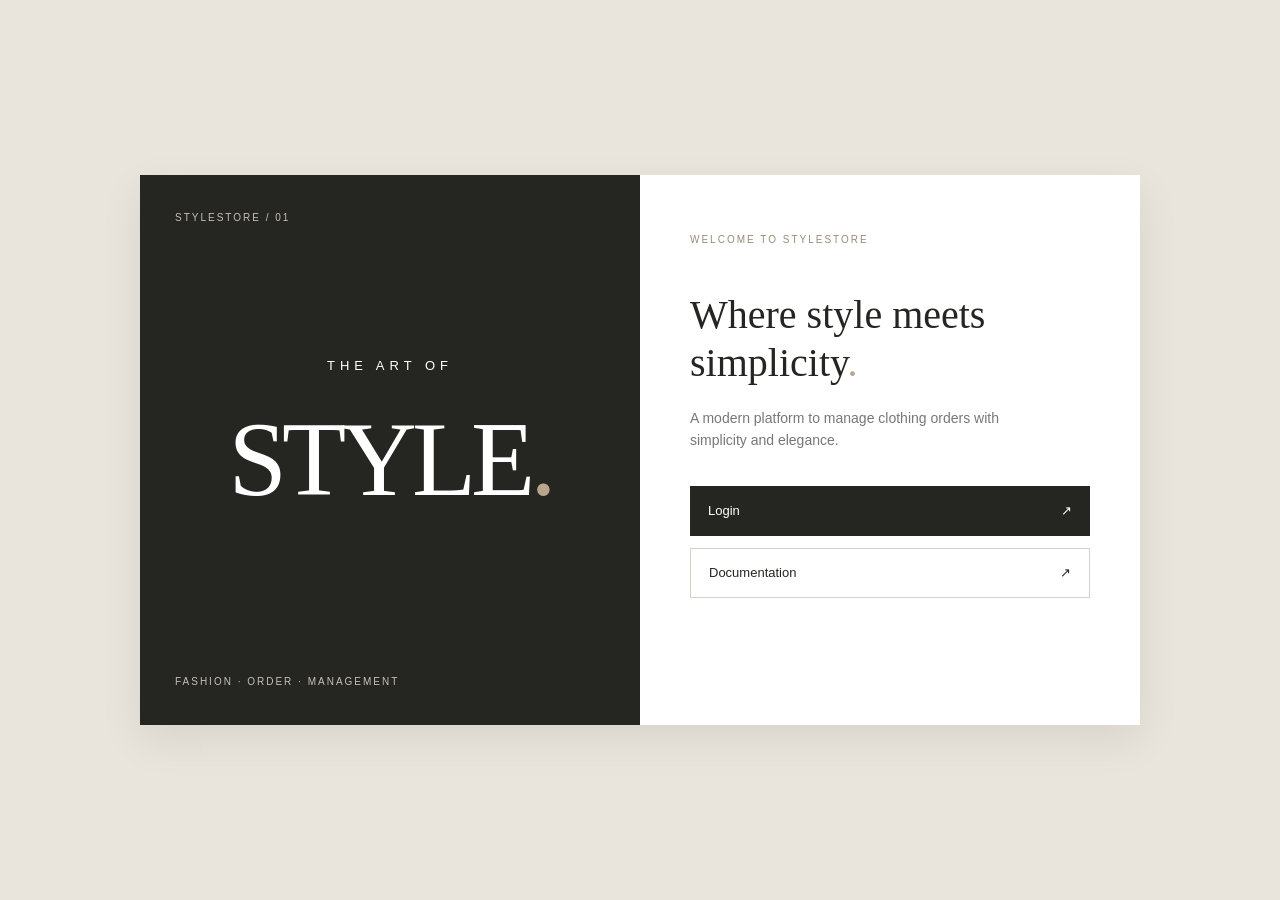
<file: application/client/index.html>
<!DOCTYPE html>
<html lang="en">
<head>
    <meta charset="UTF-8">
    <meta name="viewport" content="width=device-width, initial-scale=1.0">
    <title>StyleStore | Welcome</title>
    <link rel="stylesheet" href="css/styles.css">
</head>

<body class="home-landing">

    <main class="welcome-card">

        <section class="welcome-visual">
            <span class="visual-label">STYLESTORE / 01</span>

            <div class="visual-center">
                <p>THE ART OF</p>
                <h1>STYLE<span>.</span></h1>
            </div>

            <span class="visual-footer">FASHION · ORDER · MANAGEMENT</span>
        </section>

        <section class="welcome-content">

            <div>
                <span class="welcome-tag">WELCOME TO STYLESTORE</span>

                <h2>Where style meets simplicity<span>.</span></h2>

                <p class="welcome-description">
                    A modern platform to manage clothing orders
                    with simplicity and elegance.
                </p>

                <div class="welcome-actions">
                    <a href="login.html" class="welcome-button login-button">
                        Login <span>↗</span>
                    </a>

                    <a href="documentation.html" class="welcome-button documentation-button">
                        Documentation <span>↗</span>
                    </a>
                </div>
            </div>

            

        </section>

    </main>

</body>
</html>
</file>
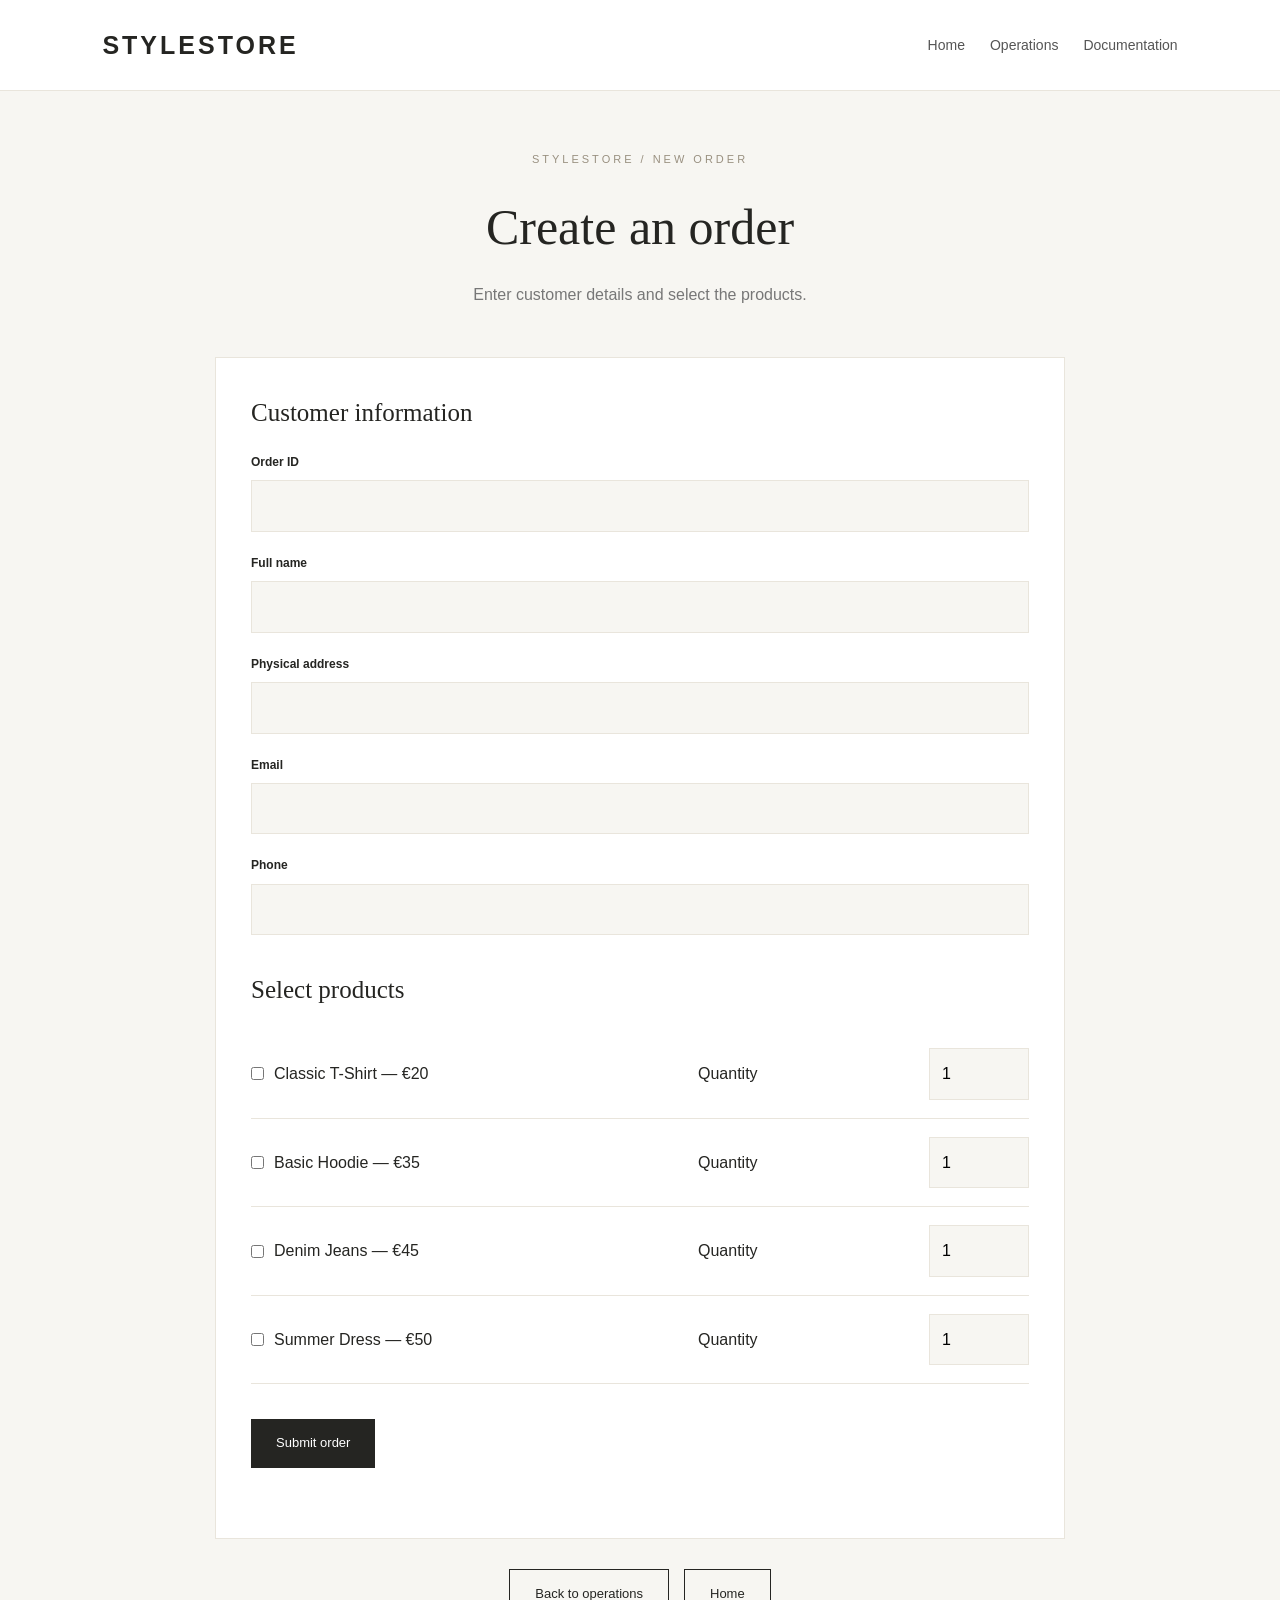
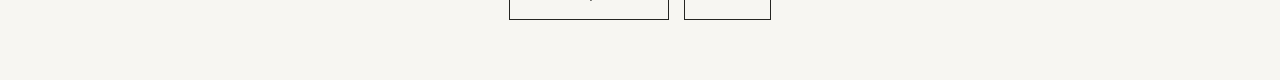
<file: application/client/createOrder.html>
<!DOCTYPE html>
<html lang="en">
<head>
    <meta charset="UTF-8">
    <meta name="viewport" content="width=device-width, initial-scale=1.0">
    <title>StyleStore | Create Order</title>
    <link rel="stylesheet" href="css/styles.css">
</head>
<body>

    <header class="site-header">
        <a href="index.html" class="logo">STYLESTORE</a>
        <nav class="main-nav">
            <a href="index.html">Home</a>
            <a href="operations.html">Operations</a>
            <a href="documentation.html">Documentation</a>
        </nav>
    </header>

    <main class="create-order-page">

        <section class="operations-heading">
            <p class="eyebrow">STYLESTORE / NEW ORDER</p>
            <h1>Create an order</h1>
            <p>Enter customer details and select the products.</p>
        </section>

        <form id="orderForm" class="order-form">

            <section class="form-section">
                <h2>Customer information</h2>

                <div class="form-group">
                    <label for="orderId">Order ID</label>
                    <input type="text" id="orderId" name="orderId" required>
                </div>

                <div class="form-group">
                    <label for="customerName">Full name</label>
                    <input type="text" id="customerName" name="customerName" required>
                </div>

                <div class="form-group">
                    <label for="address">Physical address</label>
                    <input type="text" id="address" name="address" required>
                </div>

                <div class="form-group">
                    <label for="email">Email</label>
                    <input type="email" id="email" name="email" required>
                </div>

                <div class="form-group">
                    <label for="phone">Phone</label>
                    <input type="tel" id="phone" name="phone" required>
                </div>
            </section>

            <section class="form-section">
                <h2>Select products</h2>

                <div class="product-row">
                    <label>
                        <input type="checkbox" name="products[0][active]" value="1">
                        Classic T-Shirt — €20
                    </label>
                    <input type="hidden" name="products[0][name]" value="Classic T-Shirt">
                    <input type="hidden" name="products[0][price]" value="20">
                    <label for="quantity0">Quantity</label>
                    <input type="number" id="quantity0" name="products[0][quantity]" min="1" value="1">
                </div>

                <div class="product-row">
                    <label>
                        <input type="checkbox" name="products[1][active]" value="1">
                        Basic Hoodie — €35
                    </label>
                    <input type="hidden" name="products[1][name]" value="Basic Hoodie">
                    <input type="hidden" name="products[1][price]" value="35">
                    <label for="quantity1">Quantity</label>
                    <input type="number" id="quantity1" name="products[1][quantity]" min="1" value="1">
                </div>

                <div class="product-row">
                    <label>
                        <input type="checkbox" name="products[2][active]" value="1">
                        Denim Jeans — €45
                    </label>
                    <input type="hidden" name="products[2][name]" value="Denim Jeans">
                    <input type="hidden" name="products[2][price]" value="45">
                    <label for="quantity2">Quantity</label>
                    <input type="number" id="quantity2" name="products[2][quantity]" min="1" value="1">
                </div>

                <div class="product-row">
                    <label>
                        <input type="checkbox" name="products[3][active]" value="1">
                        Summer Dress — €50
                    </label>
                    <input type="hidden" name="products[3][name]" value="Summer Dress">
                    <input type="hidden" name="products[3][price]" value="50">
                    <label for="quantity3">Quantity</label>
                    <input type="number" id="quantity3" name="products[3][quantity]" min="1" value="1">
                </div>
            </section>

            <button type="submit" class="primary-button">
                Submit order
            </button>

            <p id="orderMessage" class="form-message"></p>

        </form>

        <div class="order-navigation">
            <a href="operations.html" class="secondary-button">Back to operations</a>
            <a href="index.html" class="secondary-button">Home</a>
        </div>

    </main>

    <script src="js/createOrder.js"></script>
</body>
</html>
</file>
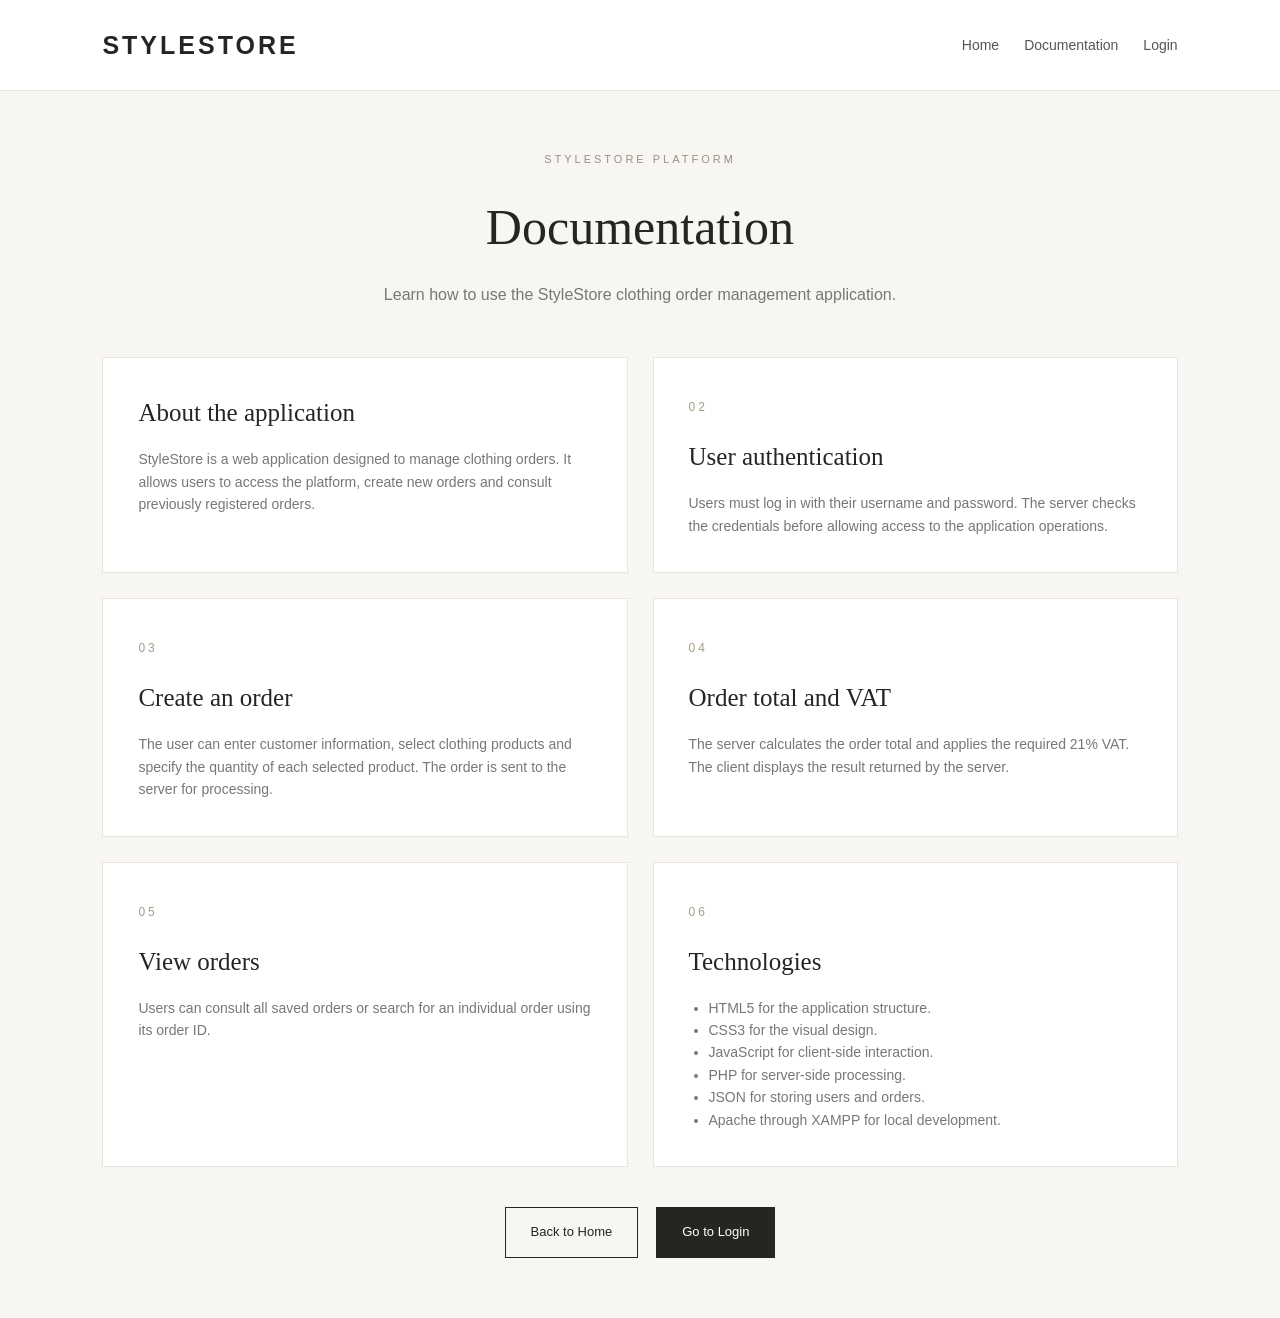
<file: application/client/documentation.html>
<!DOCTYPE html>
<html lang="en">
<head>
    <meta charset="UTF-8">
    <meta name="viewport" content="width=device-width, initial-scale=1.0">
    <title>StyleStore | Documentation</title>
    <link rel="stylesheet" href="css/styles.css">
</head>
<body>

    <header class="site-header">
        <a href="index.html" class="logo">STYLE<span>STORE</span></a>

        <nav class="main-nav">
            <a href="index.html">Home</a>
            <a href="documentation.html" class="active">Documentation</a>
            <a href="login.html" class="nav-button">Login</a>
        </nav>
    </header>

    <main class="documentation-page">

        <section class="page-heading">
            <p class="eyebrow">STYLESTORE PLATFORM</p>
            <h1>Documentation</h1>
            <p>
                Learn how to use the StyleStore clothing order management
                application.
            </p>
        </section>

        <section class="documentation-content">

            <article class="documentation-card">
                
                <h2>About the application</h2>
                <p>
                    StyleStore is a web application designed to manage
                    clothing orders. It allows users to access the platform,
                    create new orders and consult previously registered orders.
                </p>
            </article>

            <article class="documentation-card">
                <span class="feature-number">02</span>
                <h2>User authentication</h2>
                <p>
                    Users must log in with their username and password.
                    The server checks the credentials before allowing access
                    to the application operations.
                </p>
            </article>

            <article class="documentation-card">
                <span class="feature-number">03</span>
                <h2>Create an order</h2>
                <p>
                    The user can enter customer information, select clothing
                    products and specify the quantity of each selected product.
                    The order is sent to the server for processing.
                </p>
            </article>

            <article class="documentation-card">
                <span class="feature-number">04</span>
                <h2>Order total and VAT</h2>
                <p>
                    The server calculates the order total and applies
                    the required 21% VAT. The client displays the result
                    returned by the server.
                </p>
            </article>

            <article class="documentation-card">
                <span class="feature-number">05</span>
                <h2>View orders</h2>
                <p>
                    Users can consult all saved orders or search for an
                    individual order using its order ID.
                </p>
            </article>

            <article class="documentation-card">
                <span class="feature-number">06</span>
                <h2>Technologies</h2>
                <ul>
                    <li>HTML5 for the application structure.</li>
                    <li>CSS3 for the visual design.</li>
                    <li>JavaScript for client-side interaction.</li>
                    <li>PHP for server-side processing.</li>
                    <li>JSON for storing users and orders.</li>
                    <li>Apache through XAMPP for local development.</li>
                </ul>
            </article>

        </section>

        <div class="center-button">
            <a href="index.html" class="secondary-button">Back to Home</a>
            <a href="login.html" class="primary-button">Go to Login</a>
        </div>

    </main>

   

</body>
</html>
</file>
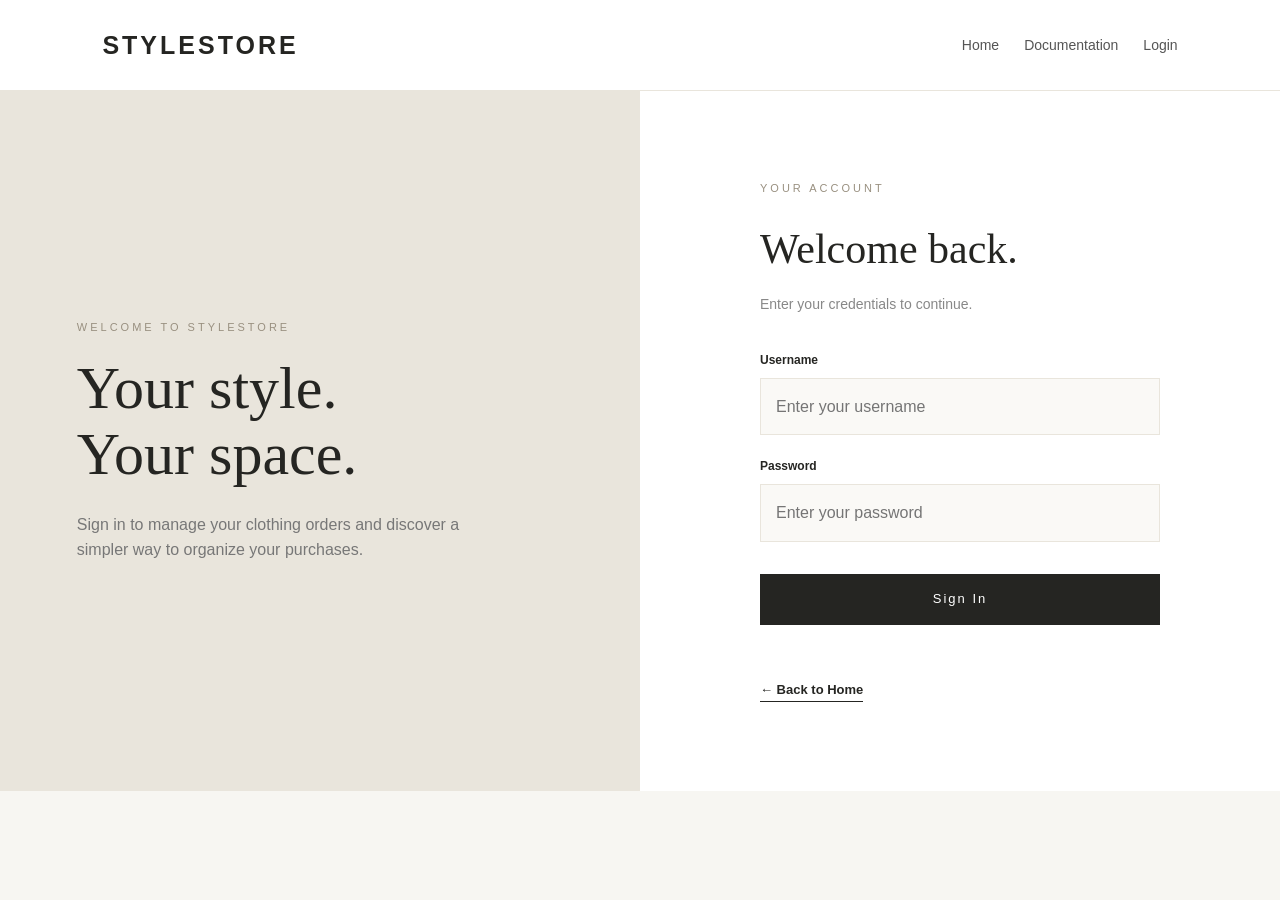
<file: application/client/login.html>
<!DOCTYPE html>
<html lang="en">
<head>
    <meta charset="UTF-8">
    <meta name="viewport" content="width=device-width, initial-scale=1.0">
    <title>StyleStore | Login</title>
    <link rel="stylesheet" href="css/styles.css">
</head>
<body>

    <header class="site-header">
        <a href="index.html" class="logo">STYLE<span>STORE</span></a>

        <nav class="main-nav">
            <a href="index.html">Home</a>
            <a href="documentation.html">Documentation</a>
            <a href="login.html" class="nav-button active">Login</a>
        </nav>
    </header>

    <main class="login-page">

        <section class="login-decoration">
            <p class="eyebrow">WELCOME TO STYLESTORE</p>
            <h1>Your style.<br>Your space.</h1>
            <p>
                Sign in to manage your clothing orders and discover
                a simpler way to organize your purchases.
            </p>
        </section>

        <section class="login-container">
            <div class="login-box">
                <p class="eyebrow">YOUR ACCOUNT</p>
                <h2>Welcome back.</h2>
                <p class="form-description">
                    Enter your credentials to continue.
                </p>

                <form id="loginForm">
                    <div class="form-group">
                        <label for="username">Username</label>
                        <input
                            type="text"
                            id="username"
                            name="username"
                            placeholder="Enter your username"
                            required
                        >
                    </div>

                    <div class="form-group">
                        <label for="password">Password</label>
                        <input
                            type="password"
                            id="password"
                            name="password"
                            placeholder="Enter your password"
                            required
                        >
                    </div>

                    <button type="submit" class="primary-button full-button">
                        Sign In
                    </button>

                    <p id="loginMessage" class="form-message" aria-live="polite"></p>
                </form>

                <a href="index.html" class="text-link">← Back to Home</a>
            </div>
        </section>

    </main>

   

    <script src="js/login.js"></script>
</body>
</html>
</file>
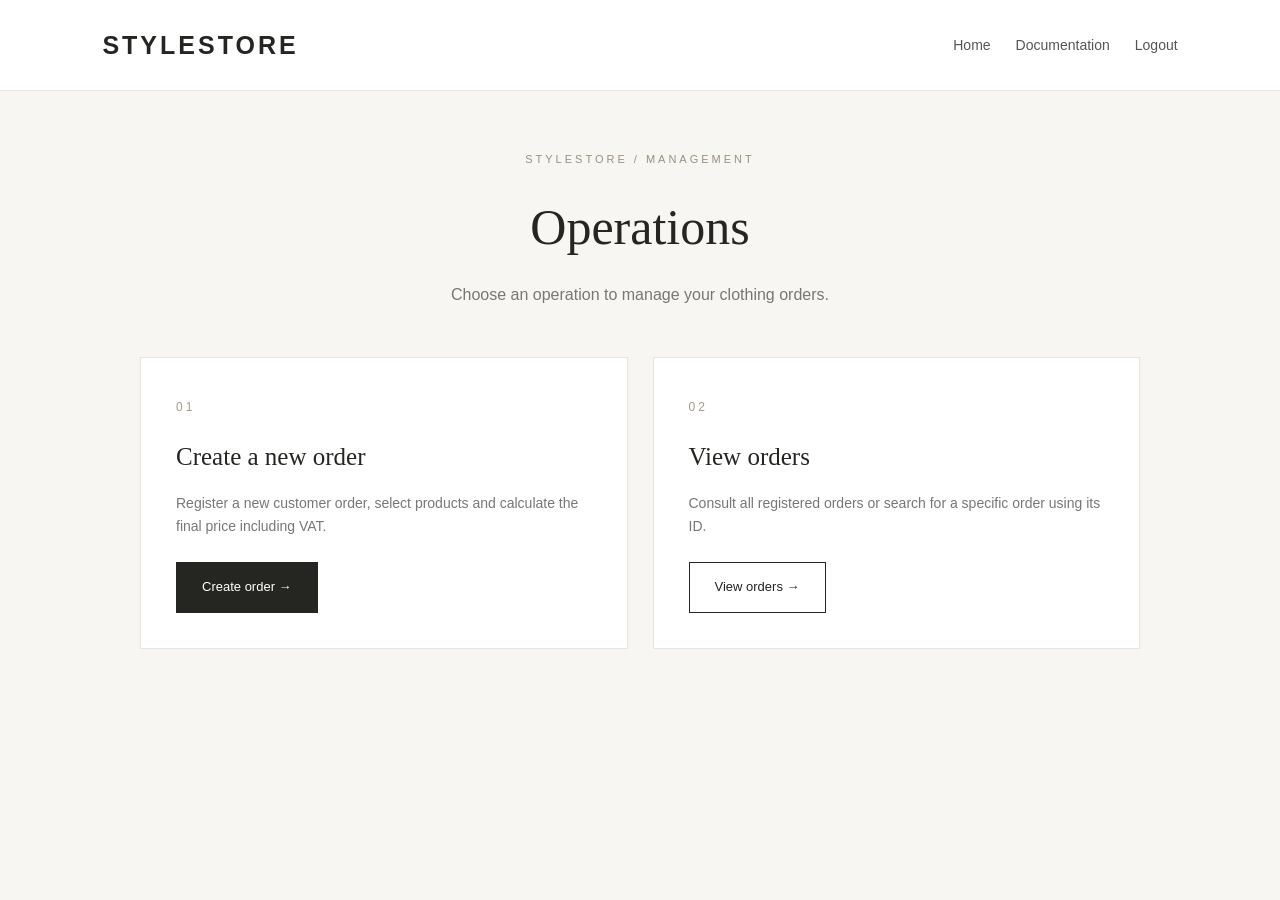
<file: application/client/operations.html>
<!DOCTYPE html>
<html lang="en">

<head>
    <meta charset="UTF-8">
    <meta name="viewport" content="width=device-width, initial-scale=1.0">
    <title>StyleStore | Operations</title>
    <link rel="stylesheet" href="css/styles.css">
</head>

<body>

    <header class="site-header">
        <a href="index.html" class="logo">STYLESTORE</a>

        <nav class="main-nav">
            <a href="index.html">Home</a>
            <a href="documentation.html">Documentation</a>
            <a href="login.html">Logout</a>
        </nav>
    </header>

    <main class="operations-page">

        <section class="operations-heading">
            <p class="eyebrow">STYLESTORE / MANAGEMENT</p>
            <h1>Operations</h1>
            <p>Choose an operation to manage your clothing orders.</p>
        </section>

        <section class="operations-content">

            <article class="operation-card">
                <span class="feature-number">01</span>
                <h2>Create a new order</h2>
                <p>
                    Register a new customer order, select products
                    and calculate the final price including VAT.
                </p>
                <a href="createOrder.html" class="primary-button">
                    Create order →
                </a>
            </article>

            <article class="operation-card">
                <span class="feature-number">02</span>
                <h2>View orders</h2>
                <p>
                    Consult all registered orders or search
                    for a specific order using its ID.
                </p>
                <a href="viewOrders.html" class="secondary-button">
                    View orders →
                </a>
            </article>

        </section>

    </main>
</body>
</html>
</file>
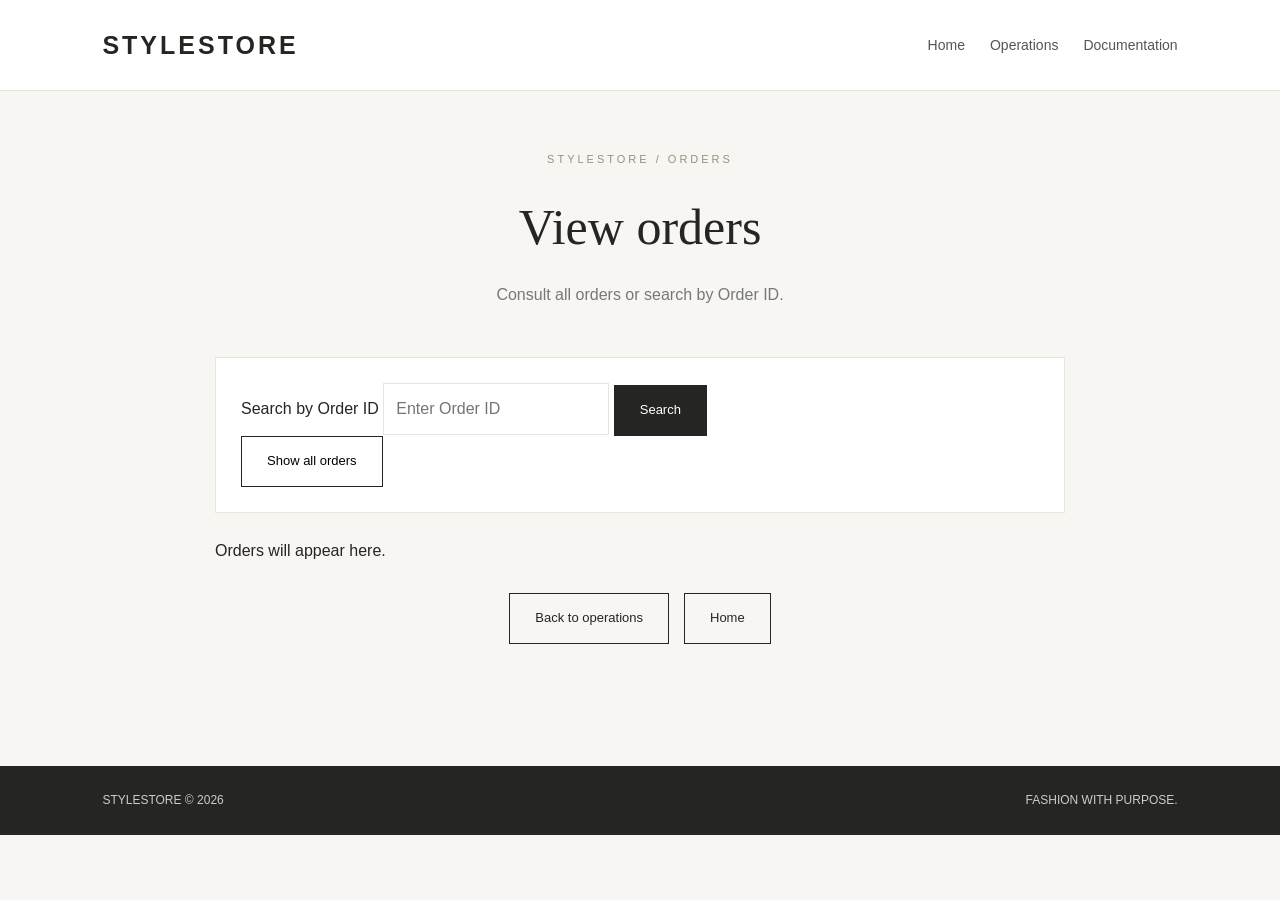
<file: application/client/viewOrders.html>
<!DOCTYPE html>
<html lang="en">
<head>
    <meta charset="UTF-8">
    <meta name="viewport" content="width=device-width, initial-scale=1.0">
    <title>StyleStore | View Orders</title>
    <link rel="stylesheet" href="css/styles.css">
</head>
<body>

    <header class="site-header">
        <a href="index.html" class="logo">STYLESTORE</a>

        <nav class="main-nav">
            <a href="index.html">Home</a>
            <a href="operations.html">Operations</a>
            <a href="documentation.html">Documentation</a>
        </nav>
    </header>

    <main class="documentation-page">

        <section class="page-heading">
            <p class="eyebrow">STYLESTORE / ORDERS</p>
            <h1>View orders</h1>
            <p>Consult all orders or search by Order ID.</p>
        </section>

        <section class="order-search">
            <form id="searchForm">
                <label for="orderId">Search by Order ID</label>
                <input
                    type="text"
                    id="orderId"
                    name="orderId"
                    placeholder="Enter Order ID"
                >
                <button type="submit" class="primary-button">
                    Search
                </button>
            </form>

            <button id="showAllButton" class="secondary-button">
                Show all orders
            </button>
        </section>

        <section id="ordersResult" class="orders-result">
            <p>Orders will appear here.</p>
        </section>

        <div class="order-navigation">
            <a href="operations.html" class="secondary-button">
                Back to operations
            </a>
            <a href="index.html" class="secondary-button">
                Home
            </a>
        </div>

    </main>

    <footer class="site-footer">
        <span>STYLESTORE © 2026</span>
        <span>FASHION WITH PURPOSE.</span>
    </footer>

    <script src="js/viewOrders.js"></script>

</body>
</html>
</file>
<file: application/client/css/styles.css>
/* GENERAL */

:root {
    --cream: #f7f6f2;
    --beige: #e9e5dc;
    --dark: #252522;
    --brown: #b8a58b;
    --grey: #777;
    --white: #fff;
}

* {
    margin: 0;
    padding: 0;
    box-sizing: border-box;
}

body {
    font-family: Arial, sans-serif;
    background: var(--cream);
    color: var(--dark);
    line-height: 1.6;
}

h1, h2 {
    font-family: Georgia, serif;
    font-weight: normal;
}

a {
    color: inherit;
    text-decoration: none;
}

button, input {
    font: inherit;
}

.eyebrow {
    margin-bottom: 18px;
    color: #999080;
    font-size: 11px;
    letter-spacing: 3px;
}

/* HEADER AND FOOTER */

.site-header, .site-footer {
    padding: 25px 8%;
    display: flex;
    justify-content: space-between;
    align-items: center;
}

.site-header {
    background: var(--white);
    border-bottom: 1px solid var(--beige);
}

.logo {
    font-size: 25px;
    font-weight: bold;
    letter-spacing: 3px;
}

.main-nav {
    display: flex;
    gap: 25px;
}

.main-nav a {
    color: #555;
    font-size: 14px;
}

.main-nav a:hover {
    color: #000;
    font-weight: bold;
}

.site-footer {
    background: var(--dark);
    color: #ccc;
    font-size: 12px;
}

/* BUTTONS */

.primary-button, .secondary-button {
    display: inline-block;
    padding: 14px 25px;
    border: 1px solid var(--dark);
    text-align: center;
    font-size: 13px;
    cursor: pointer;
    transition: 0.3s;
}

.primary-button {
    background: var(--dark);
    color: var(--white);
}

.secondary-button {
    background: transparent;
}

.primary-button:hover, .secondary-button:hover {
    background: #555;
    color: var(--white);
}

.full-button {
    width: 100%;
}

.text-link {
    display: inline-block;
    margin-top: 20px;
    border-bottom: 1px solid;
    font-size: 13px;
    font-weight: bold;
}

/* HOME */

.home-landing {
    min-height: 100vh;
    padding: 30px 15px;
    display: flex;
    justify-content: center;
    align-items: center;
    background: var(--beige);
}

.welcome-card {
    width: 100%;
    max-width: 1000px;
    min-height: 550px;
    display: grid;
    grid-template-columns: 1fr 1fr;
    background: var(--white);
    box-shadow: 0 15px 40px #00000014;
}

.welcome-visual {
    padding: 35px;
    display: flex;
    flex-direction: column;
    justify-content: space-between;
    background: var(--dark);
    color: var(--white);
}

.visual-label, .visual-footer, .content-footer {
    color: #c8c1b5;
    font-size: 10px;
    letter-spacing: 2px;
}

.visual-center {
    text-align: center;
}

.visual-center p {
    font-size: 13px;
    letter-spacing: 5px;
}

.visual-center h1 {
    font-size: clamp(65px, 9vw, 105px);
    letter-spacing: -5px;
}

.visual-center span, .welcome-content h2 span {
    color: var(--brown);
}

.welcome-content {
    padding: 50px;
    display: flex;
    flex-direction: column;
    justify-content: space-between;
}

.welcome-tag {
    color: #988b78;
    font-size: 10px;
    letter-spacing: 2px;
}

.welcome-content h2 {
    margin: 40px 0 20px;
    font-size: 40px;
    line-height: 1.2;
}

.welcome-description {
    max-width: 320px;
    margin-bottom: 35px;
    color: var(--grey);
    font-size: 14px;
}

.welcome-actions {
    display: flex;
    flex-direction: column;
    gap: 12px;
}

.welcome-button {
    min-height: 50px;
    padding: 0 18px;
    display: flex;
    justify-content: space-between;
    align-items: center;
    font-size: 13px;
}

.login-button {
    background: var(--dark);
    color: var(--white);
}

.documentation-button {
    border: 1px solid #d8d1c6;
}

.content-footer {
    color: #a39b90;
}

/* LOGIN */

.login-page {
    min-height: 700px;
    display: grid;
    grid-template-columns: 1fr 1fr;
}

.login-decoration {
    padding: 80px 12%;
    display: flex;
    flex-direction: column;
    justify-content: center;
    background: var(--beige);
}

.login-decoration h1 {
    margin-bottom: 25px;
    font-size: 60px;
    line-height: 1.1;
}

.login-decoration > p:last-child {
    max-width: 390px;
    color: var(--grey);
}

.login-container {
    padding: 60px 30px;
    display: flex;
    justify-content: center;
    align-items: center;
    background: var(--white);
}

.login-box {
    width: 100%;
    max-width: 400px;
}

.login-box h2 {
    margin-bottom: 10px;
    font-size: 42px;
}

.form-description {
    margin-bottom: 35px;
    color: #888;
    font-size: 14px;
}

.form-group {
    margin-bottom: 22px;
}

.form-group label {
    display: block;
    margin-bottom: 8px;
    font-size: 12px;
    font-weight: bold;
}

.form-group input {
    width: 100%;
    padding: 15px;
    border: 1px solid var(--beige);
    background: #faf9f6;
}

.login-box .full-button {
    min-height: 50px;
    margin-top: 10px;
    letter-spacing: 2px;
}

.form-message {
    min-height: 20px;
    margin-top: 15px;
    color: #a33;
    font-size: 13px;
}

/* DOCUMENTATION */

.documentation-page, .operations-page, .create-order-page {
    min-height: 75vh;
    padding: 60px 8%;
}

.page-heading, .operations-heading {
    margin: 0 auto 50px;
    text-align: center;
}

.page-heading h1, .operations-heading h1 {
    margin-bottom: 15px;
    font-size: 50px;
}

.page-heading > p:last-child,
.operations-heading > p:last-child {
    color: var(--grey);
}

.documentation-content, .operations-content {
    max-width: 1100px;
    margin: auto;
    display: grid;
    grid-template-columns: repeat(2, 1fr);
    gap: 25px;
}

.documentation-card, .operation-card {
    padding: 35px;
    border: 1px solid var(--beige);
    background: var(--white);
}

.documentation-card h2, .operation-card h2 {
    margin-bottom: 15px;
    font-size: 25px;
}

.documentation-card p, .documentation-card li,
.operation-card p {
    color: var(--grey);
    font-size: 14px;
}

.documentation-card ul {
    padding-left: 20px;
}

.feature-number {
    display: inline-block;
    margin-bottom: 20px;
    color: #a69b88;
    font-size: 12px;
    letter-spacing: 3px;
}

.center-button {
    margin-top: 40px;
    display: flex;
    justify-content: center;
    gap: 18px;
}

/* OPERATIONS */

.operations-content {
    max-width: 1000px;
}

.operation-card p {
    margin-bottom: 25px;
}

/* CREATE ORDER */

.order-form {
    max-width: 850px;
    margin: auto;
    padding: 35px;
    background: var(--white);
    border: 1px solid var(--beige);
}

.form-section {
    margin-bottom: 35px;
}

.form-section h2 {
    margin-bottom: 20px;
    font-size: 25px;
}

.order-form input:not([type="checkbox"]) {
    width: 100%;
    padding: 12px;
    border: 1px solid var(--beige);
    background: var(--cream);
}

.product-row {
    padding: 18px 0;
    display: grid;
    grid-template-columns: 2fr 1fr 100px;
    align-items: center;
    gap: 15px;
    border-bottom: 1px solid var(--beige);
}

.product-row label:first-child {
    display: flex;
    align-items: center;
    gap: 10px;
}

.product-row input[type="checkbox"] {
    accent-color: var(--dark);
}

.order-form button {
    border: none;
}

.order-navigation {
    margin-top: 30px;
    display: flex;
    justify-content: center;
    gap: 15px;
}

/* VIEW ORDERS */

.order-search {
    max-width: 850px;
    margin: auto;
    padding: 25px;
    background: var(--white);
    border: 1px solid var(--beige);
}

.order-search input {
    padding: 12px;
    border: 1px solid var(--beige);
}

.orders-result {
    max-width: 850px;
    margin: 25px auto;
}

/* RESPONSIVE */

@media (max-width: 768px) {
    .site-header, .site-footer {
        flex-direction: column;
        gap: 18px;
        text-align: center;
    }

    .main-nav {
        flex-wrap: wrap;
        justify-content: center;
    }

    .welcome-card, .login-page,
    .documentation-content, .operations-content {
        grid-template-columns: 1fr;
    }

    .welcome-visual {
        min-height: 280px;
    }

    .welcome-content {
        min-height: 420px;
        padding: 30px;
    }

    .welcome-content h2 {
        font-size: 34px;
    }

    .login-decoration {
        min-height: 320px;
    }

    .login-decoration h1 {
        font-size: 45px;
    }

    .documentation-page, .operations-page,
    .create-order-page {
        padding: 40px 5%;
    }

    .page-heading h1, .operations-heading h1 {
        font-size: 40px;
    }

    .product-row {
        grid-template-columns: 1fr 90px;
    }

    .product-row label:first-child {
        grid-column: 1 / -1;
    }

    .order-navigation, .center-button {
        flex-direction: column;
        align-items: center;
    }
}
</file>
